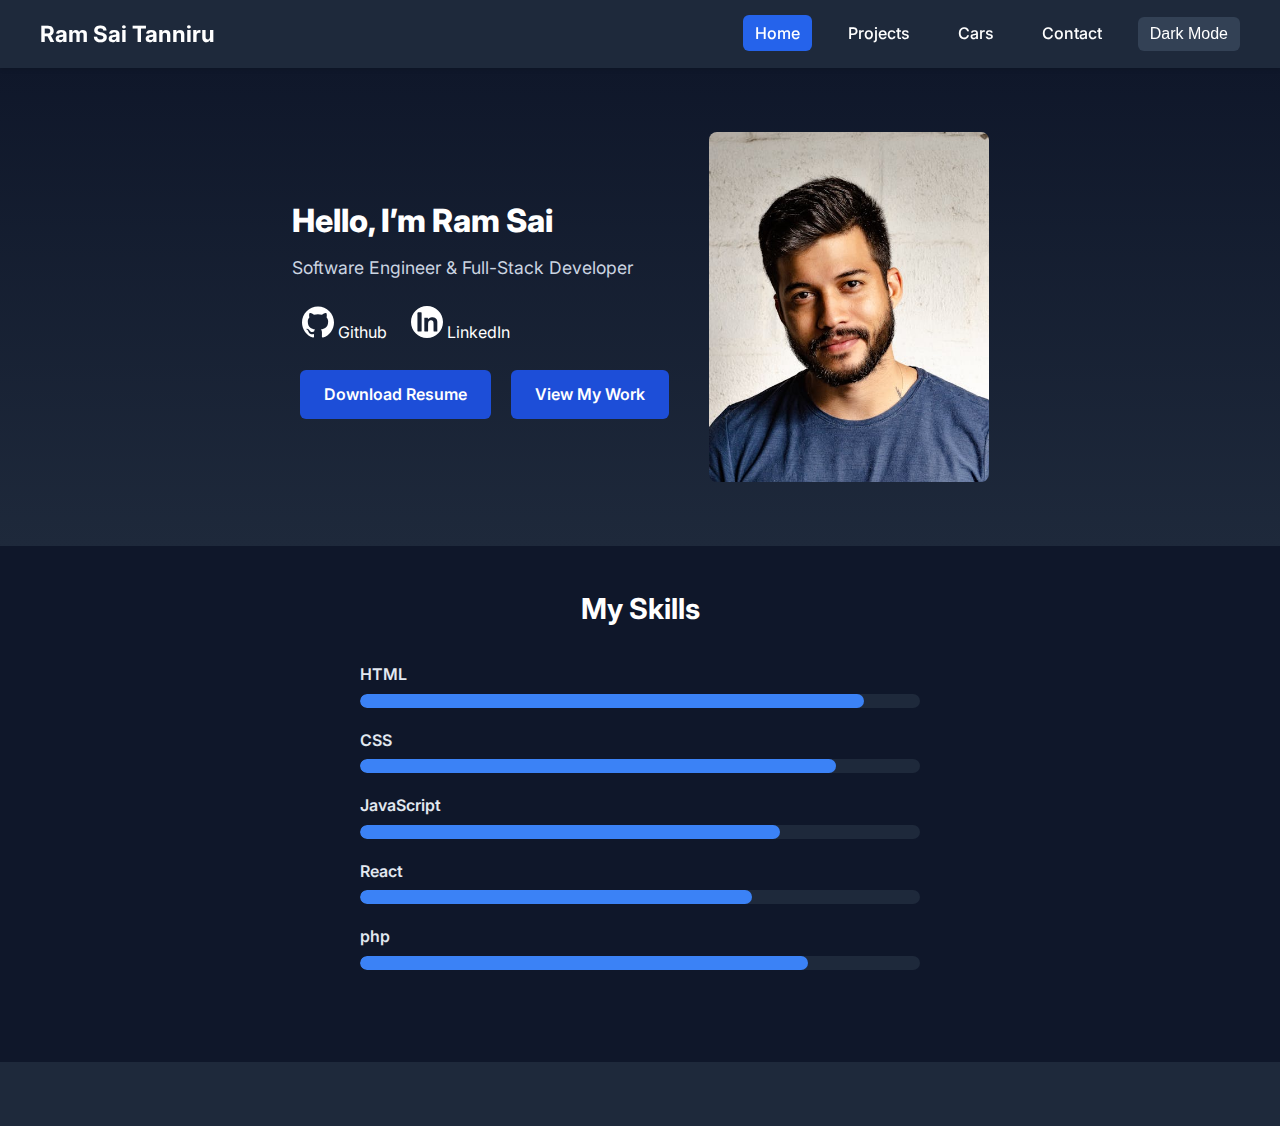
<file: public_html/index.html>
<!DOCTYPE html>
<html lang="en">
<head>
  <meta charset="UTF-8" />
  <meta name="viewport" content="width=device-width, initial-scale=1.0" />
  <title>Ram Sai Tanniru | Portfolio</title>
  <link rel="stylesheet" href="https://fonts.googleapis.com/css2?family=Inter:wght@400;600;800&display=swap" />
  <link rel="stylesheet" href="css/main.css" />
  <script src="js/script.js" defer></script>
</head>
<body>
  <header class="sticky-header">
    <div class="container header-flex">
      <h1 class="site-title">Ram Sai Tanniru</h1>
      <nav>
        <ul class="nav-links">
          <li><a href="index.html" class="active">Home</a></li>
          <li><a href="labs.html">Projects</a></li>
          <li><a href="fav.html">Cars</a></li>
          <li><a href="contact.html">Contact</a></li>
          <li><button id="darkModeToggle">🌓</button></li>
        </ul>
      </nav>
    </div>
  </header>

  <main class="hero-section">
    <div class="hero-content">
      <h2>Hello, I’m Ram Sai</h2>
      <p>Software Engineer & Full-Stack Developer</p>

      <div class="social-links">
        <a href="https://github.com/tram20000" target="_blank" aria-label="GitHub">
          <img src="images/github.svg" alt="GitHub icon" />
          <span>Github</span>
        </a>
        <a href="https://www.linkedin.com/in/ram-sai-tanniru-b1229ba2/" target="_blank" aria-label="LinkedIn">
          <img src="images/logmein.svg" alt="LinkedIn icon" />
          <span>LinkedIn</span>
        </a>
      </div>

      <a href="Tanniru Ram_sai.pdf" class="btn" download>Download Resume</a>
      <a href="labs.html" class="btn">View My Work</a>
    </div>

    <img src="images/profile2.jpg" alt="Ram Sai" class="profile-img" />
  </main>

  <section class="skills-section">
    <h2>My Skills</h2>
    <div class="skill">
      <span>HTML</span>
      <div class="skill-bar"><div class="skill-fill" data-level="90%"></div></div>
    </div>
    <div class="skill">
      <span>CSS</span>
      <div class="skill-bar"><div class="skill-fill" data-level="85%"></div></div>
    </div>
    <div class="skill">
      <span>JavaScript</span>
      <div class="skill-bar"><div class="skill-fill" data-level="75%"></div></div>
    </div>
    <div class="skill">
      <span>React</span>
      <div class="skill-bar"><div class="skill-fill" data-level="70%"></div></div>
    </div>
    <div class="skill"> 
      <span>php</span>
      <div class="skill-bar"><div class="skill-fill" data-level="80%"></div></div>
    </div>
  </section>

  <footer>
    <p></p>
  </footer>
</body>
</html>
</file>
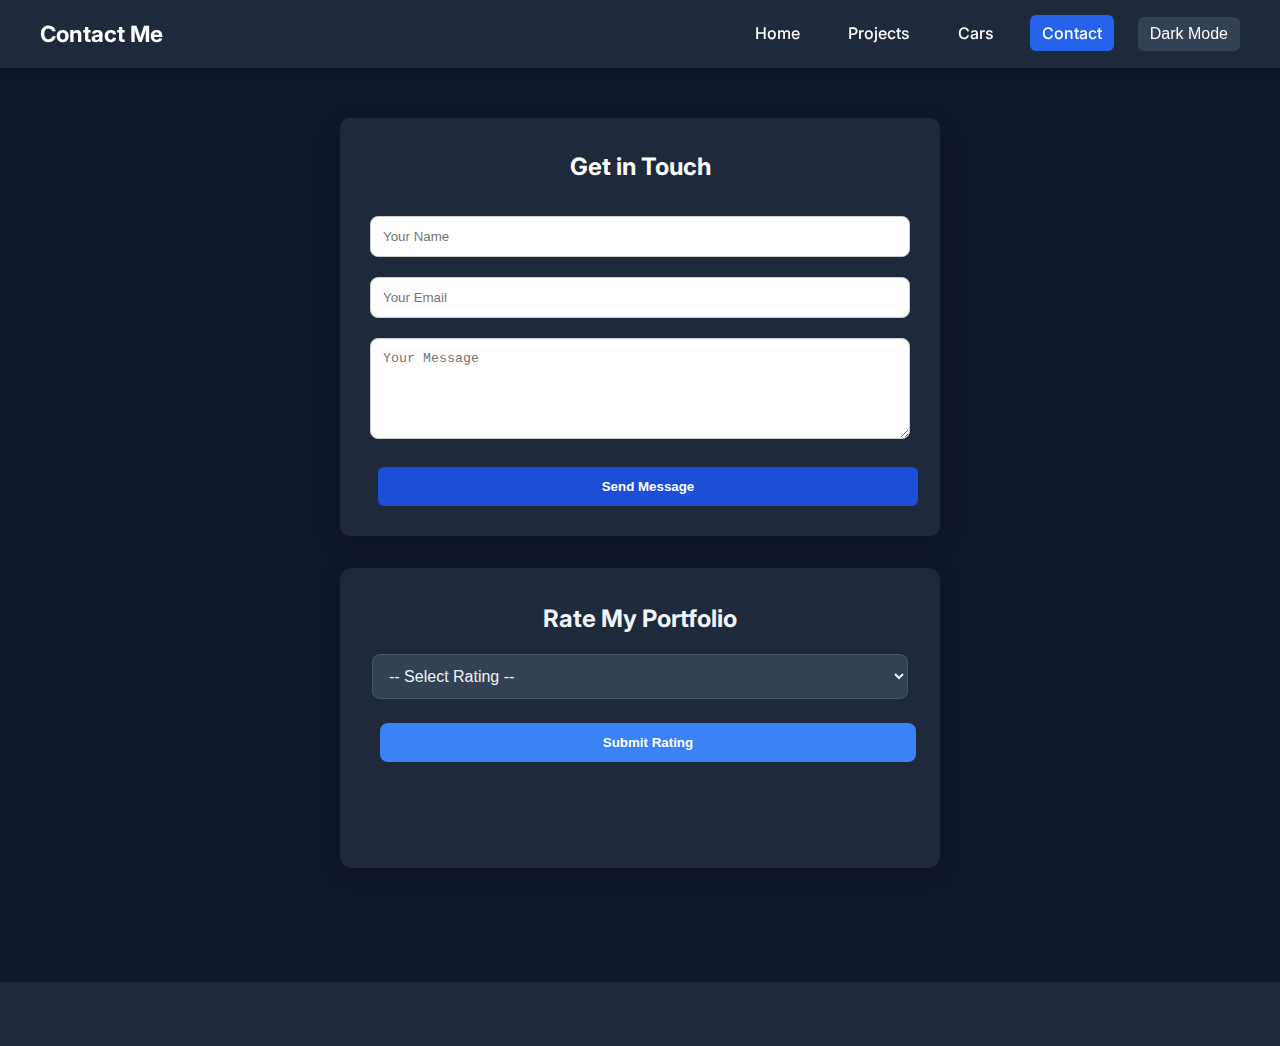
<file: public_html/contact.html>
<!DOCTYPE html>
<html lang="en">
<head>
  <meta charset="UTF-8" />
  <meta name="viewport" content="width=device-width, initial-scale=1.0" />
  <title>Contact | Ram Sai</title>
  <link rel="stylesheet" href="https://fonts.googleapis.com/css2?family=Inter:wght@400;600;800&display=swap" />
  <link rel="stylesheet" href="css/main.css" />
  <script src="js/script.js" defer></script>
</head>
<body>
  <header class="sticky-header">
    <div class="container header-flex">
      <h1 class="site-title">Contact Me</h1>
      <nav>
        <ul class="nav-links">
          <li><a href="index.html">Home</a></li>
          <li><a href="labs.html">Projects</a></li>
          <li><a href="fav.html">Cars</a></li>
          <li><a href="contact.html" class="active">Contact</a></li>
          <li><button id="darkModeToggle">🌓</button></li>
        </ul>
      </nav>
    </div>
  </header>

  <main class="contact-form-section">
    <form action="php/contact.php" method="POST" class="contact-form" id="contactForm">
      <h2>Get in Touch</h2>

      <p id="confirmationMessage" style="color: green; font-weight: bold; display: none;">
        ✅ Message sent successfully!
      </p>

      <input type="text" id="name" name="name" placeholder="Your Name" required />
      <input type="email" id="email" name="email" placeholder="Your Email" required />
      <textarea id="message" name="message" rows="5" placeholder="Your Message" required></textarea>
      <button type="submit" class="btn">Send Message</button>
    </form>
    

<section class="rating-section">
  <h2>Rate My Portfolio</h2>
  <form action="php/contact.php" method="POST">
    <select name="rating" required>
      <option value="">-- Select Rating --</option>
      <option value="5">5</option>
      <option value="4">4</option>
      <option value="3">3</option>
      <option value="2">2</option>
      <option value="1">1</option>
    </select>
    <button type="submit" class="btn">Submit Rating</button>
  </form>

  <div class="rating-summary">
    <iframe src="php/contact.php?summary=rating" style="border: none; width: 100%; height: 50px;"></iframe>
  </div>
</section>

  </main>

  <footer>
    <p></p>
  </footer>
</body>
</html>
</file>
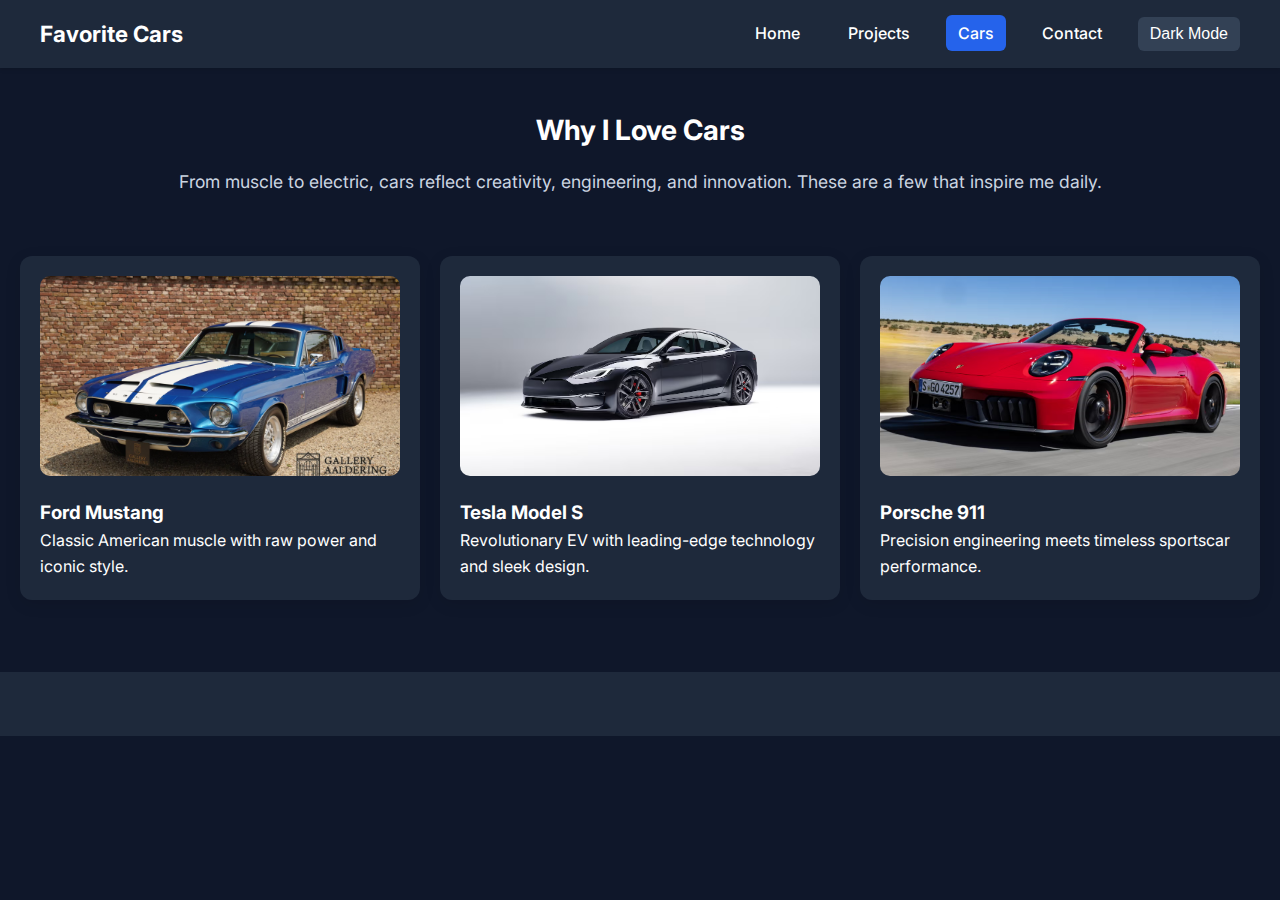
<file: public_html/fav.html>
<!DOCTYPE html>
<html lang="en">
<head>
  <meta charset="UTF-8" />
  <meta name="viewport" content="width=device-width, initial-scale=1.0" />
  <title>Favorite Cars</title>
  <link rel="stylesheet" href="https://fonts.googleapis.com/css2?family=Inter:wght@400;600;800&display=swap" />
  <link rel="stylesheet" href="css/main.css" />
  <script src="js/script.js" defer></script>
</head>
<body>
  <header class="sticky-header">
    <div class="container header-flex">
      <h1 class="site-title">Favorite Cars</h1>
      <nav>
        <ul class="nav-links">
          <li><a href="index.html">Home</a></li>
          <li><a href="labs.html">Projects</a></li>
          <li><a href="fav.html" class="active">Cars</a></li>
          <li><a href="contact.html">Contact</a></li>
          <li><button id="darkModeToggle">🌓</button></li>
        </ul>
      </nav>
    </div>
  </header>

  <section class="fav-intro">
    <h2>Why I Love Cars</h2>
    <p>From muscle to electric, cars reflect creativity, engineering, and innovation. These are a few that inspire me daily.</p>
  </section>

  <section class="favorite-cars">
    <div class="car-grid">
      <div class="car-item">
        <img src="images/car2.jpg" alt="Ford Mustang" class="car-image" />
        <h3>Ford Mustang</h3>
        <p>Classic American muscle with raw power and iconic style.</p>
      </div>
      <div class="car-item">
        <img src="images/car3.jpg" alt="Tesla Model S" class="car-image" />
        <h3>Tesla Model S</h3>
        <p>Revolutionary EV with leading-edge technology and sleek design.</p>
      </div>
      <div class="car-item">
        <img src="images/car4.jpg" alt="Porsche 911" class="car-image" />
        <h3>Porsche 911</h3>
        <p>Precision engineering meets timeless sportscar performance.</p>
      </div>
    </div>
  </section>

  <footer>
    <p></p>
  </footer>
</body>
</html>
</file>
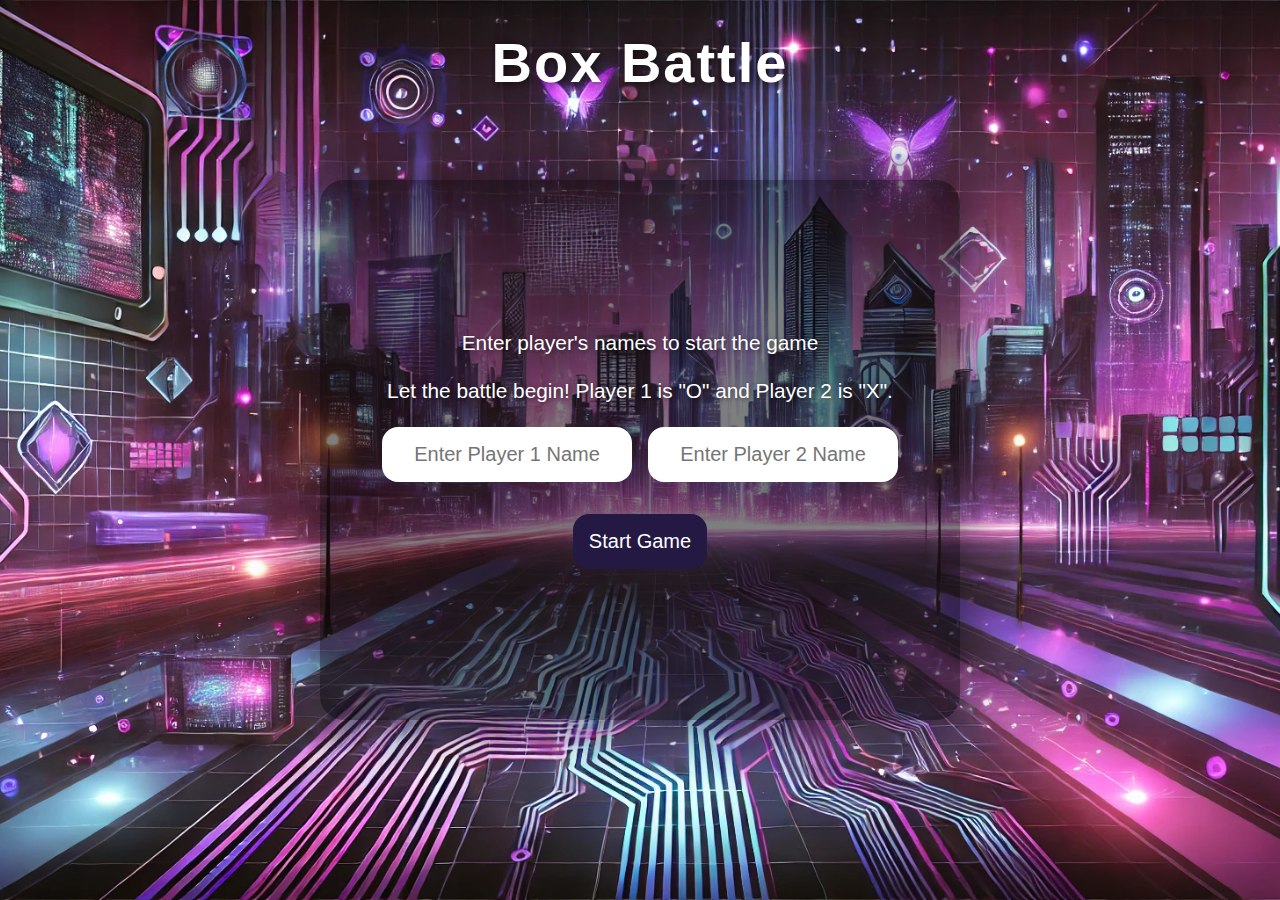
<file: public_html/front_page.html>
<!DOCTYPE html>
<html lang="en">
<head>
  <meta charset="UTF-8" />
  <meta name="viewport" content="width=device-width, initial-scale=1.0"/>
  <title>Box Battle</title>
  <link rel="stylesheet" href="css/file.css" />
</head>
<body>

  <h1 class="main-title">Box Battle</h1>

  <div class="landing-page">
    <div class="content">
        <p class="instruction-text">Enter player's names to start the game</p>
        <p class="instruction-text">Let the battle begin! Player 1 is "O" and Player 2 is "X".</p>
      <div class="player-inputs">
        <input type="text" id="player1" placeholder="Enter Player 1 Name" required />
        <input type="text" id="player2" placeholder="Enter Player 2 Name" required />
      </div>
      <button id="start-btn">Start Game</button>
    </div>
  </div>

  <script src="js/file.js"></script>
</body>
</html>
</file>
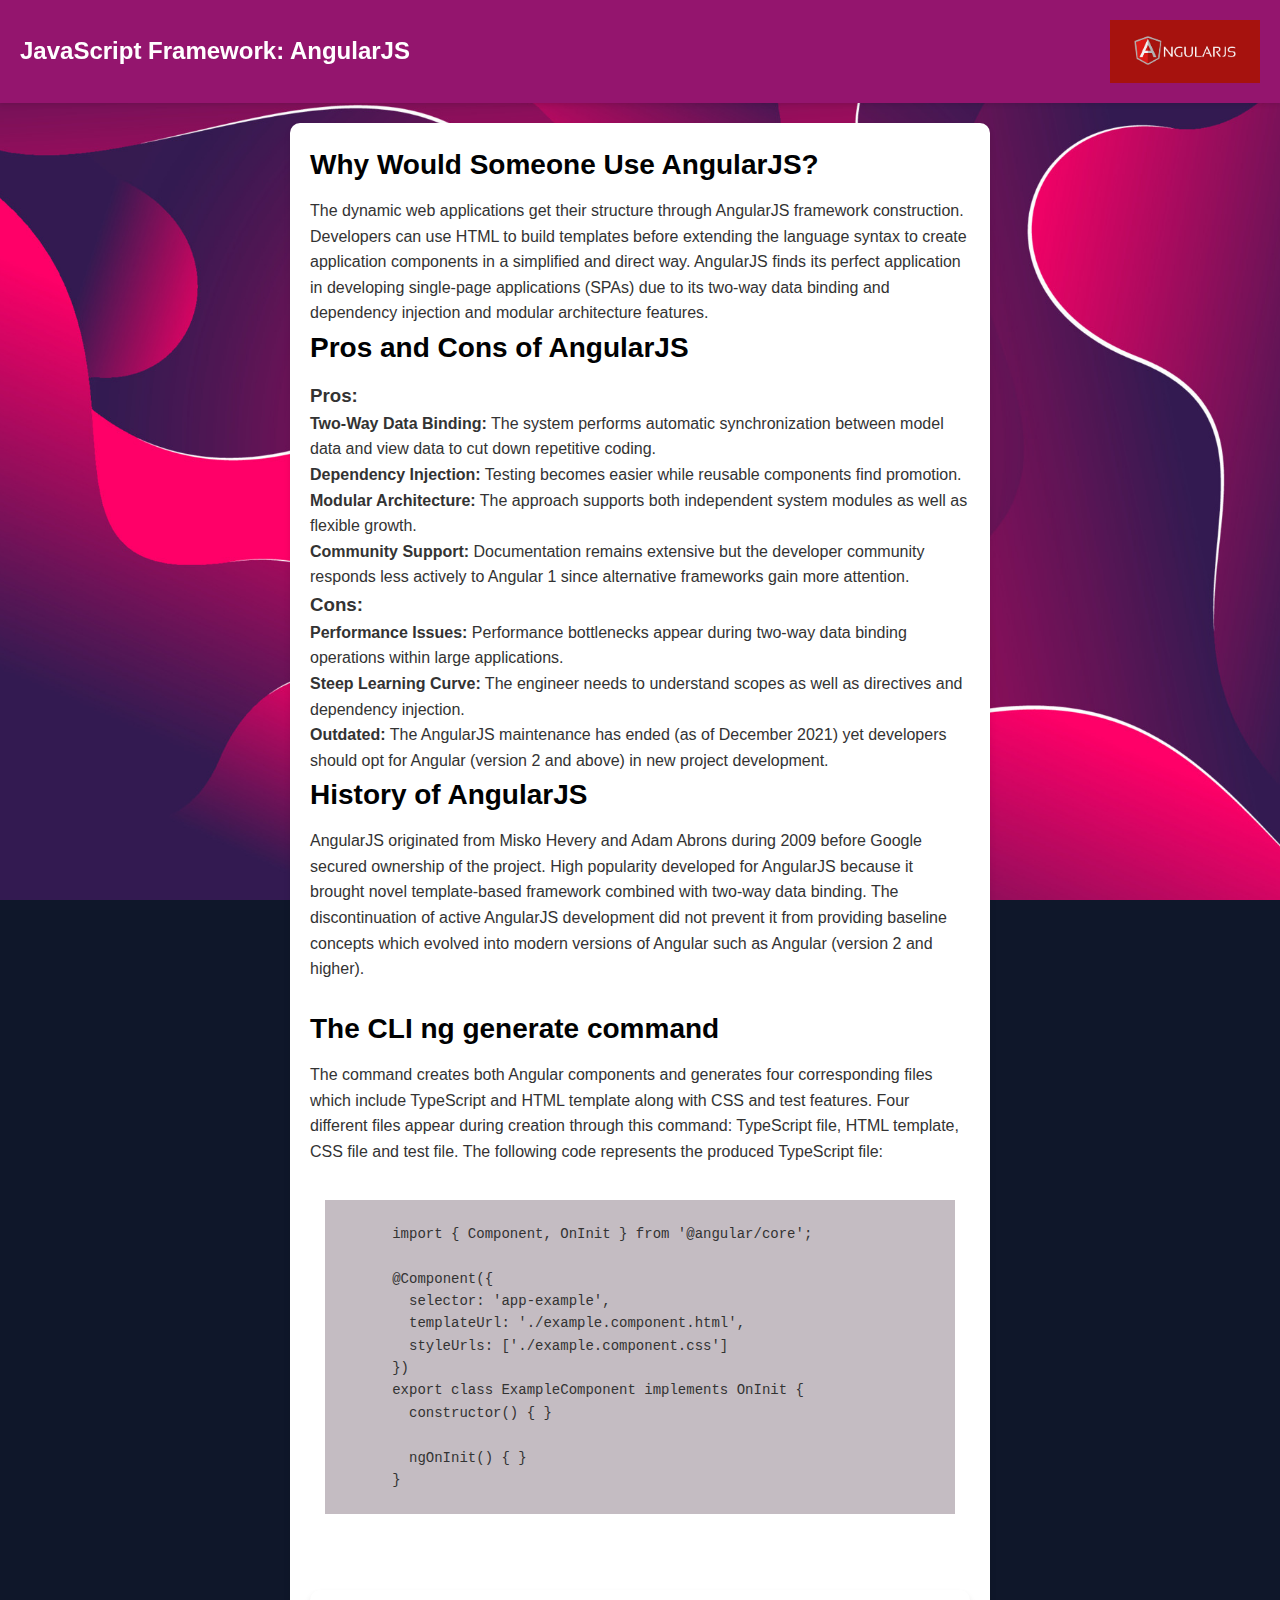
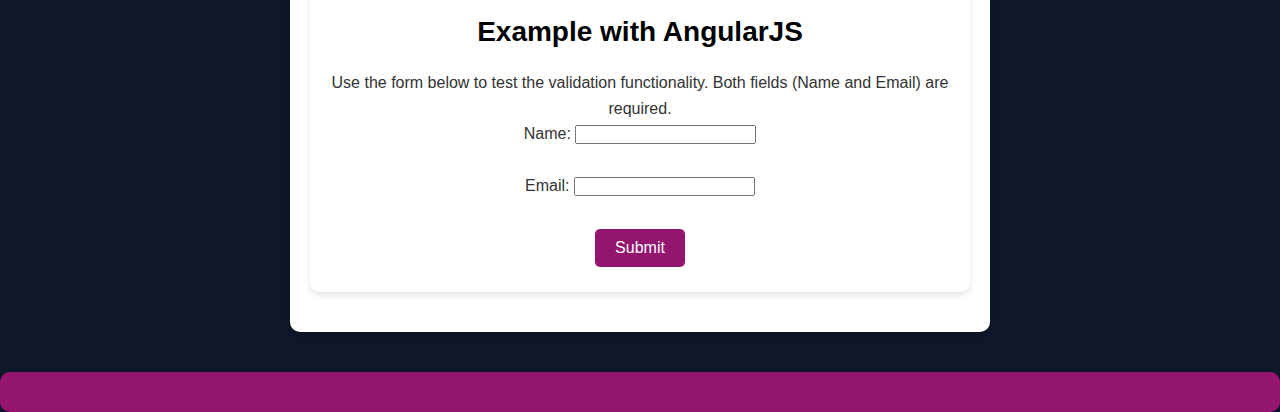
<file: public_html/lab2.html>
<!DOCTYPE html>
<html lang="en">
<head>
    <meta charset="UTF-8">
    <meta name="viewport" content="width=device-width, initial-scale=1.0">
    <title>Lab II</title>
    <link rel="stylesheet" href="css/main.css">
    <script src="js/script.js"></script>
</head>
<body class="back-img">
    <header class="lab2-header">
        <h1 id="main-title">JavaScript Framework: AngularJS </h1>
        <img src="images/AngularJs.jpg" alt="AngularJS Logo" class="logo">
    </header>

    <main class="lab2-main">

        <section class="angularjs">
            <h2>Why Would Someone Use AngularJS?</h2>
            <p>
                The dynamic web applications get their structure through AngularJS 
                framework construction. Developers can use HTML to build templates 
                before extending the language syntax to create application components 
                in a simplified and direct way. AngularJS finds its perfect application
                in developing single-page applications (SPAs) due to its two-way data binding
                and dependency injection and modular architecture features.
            </p>
        </section>
    
        <section class="pros-cons">
            <h2>Pros and Cons of AngularJS</h2>
            <div class="lab2-pros">
                <h3>Pros:</h3>
                
                    <p><strong>Two-Way Data Binding:</strong> The system performs automatic synchronization between model data and view data to cut down repetitive coding.</p>
                    <p><strong>Dependency Injection:</strong> Testing becomes easier while reusable components find promotion.</p>
                    <p><strong>Modular Architecture:</strong> The approach supports both independent system modules as well as flexible growth.</p>
                    <p><strong>Community Support:</strong> Documentation remains extensive but the developer community responds less actively to 
                        Angular 1 since alternative frameworks gain more attention.</p>
                
            </div>
            <div class="lab2-cons">
                <h3>Cons:</h3>
                
                    <p><strong>Performance Issues:</strong> Performance bottlenecks appear during two-way data binding operations within large applications.</p>
                    <p><strong>Steep Learning Curve:</strong> The engineer needs to understand scopes as well as directives and dependency injection.</p>
                    <p><strong>Outdated:</strong> The AngularJS maintenance has ended (as of December 2021) yet developers should opt for Angular
                         (version 2 and above) in new project development.</p>
                
            </div>
        </section>
    
        <section class="history">
            <h2>History of AngularJS</h2>
            <p>
                AngularJS originated from Misko Hevery and Adam Abrons 
                during 2009 before Google secured ownership of the project. 
                High popularity developed for AngularJS because it brought novel template-based 
                framework combined with two-way data binding. The discontinuation of active AngularJS 
                development did not prevent it from providing baseline concepts which evolved into modern 
                versions of Angular such as Angular (version 2 and higher).
            </p>
        </section>
        <br>
        <section class="example-component">
            <h2>The CLI ng generate command</h2>
                <p>The command creates both Angular components and generates four corresponding files which include TypeScript and HTML template along with CSS and test features. 
                    Four different files appear during creation through this command: TypeScript file, HTML template, CSS file and test file. 
                    The following code represents the produced TypeScript file:</p>
            <pre class="code-block">
        <code>
        import { Component, OnInit } from '@angular/core';
        
        @Component({
          selector: 'app-example',
          templateUrl: './example.component.html',
          styleUrls: ['./example.component.css']
        })
        export class ExampleComponent implements OnInit {
          constructor() { }
        
          ngOnInit() { }
        }
        </code>
            </pre>
        </section>
        <section class="form-validation">
            <h2>Example with AngularJS</h2>
            <p>Use the form below to test the validation functionality. Both fields (Name and Email) are required.</p>
            <form id="myForm">
                <label for="name">Name:</label>
                <input type="text" id="name" required>
                <br><br>
                <label for="email">Email:</label>
                <input type="email" id="email" required>
                <br><br>
                <button type="submit">Submit</button>
            </form> 
            <p id="message"></p>
        </section>
    </main>

    <footer class="lab2-footer">

    </footer>

</body>
</html>
</file>
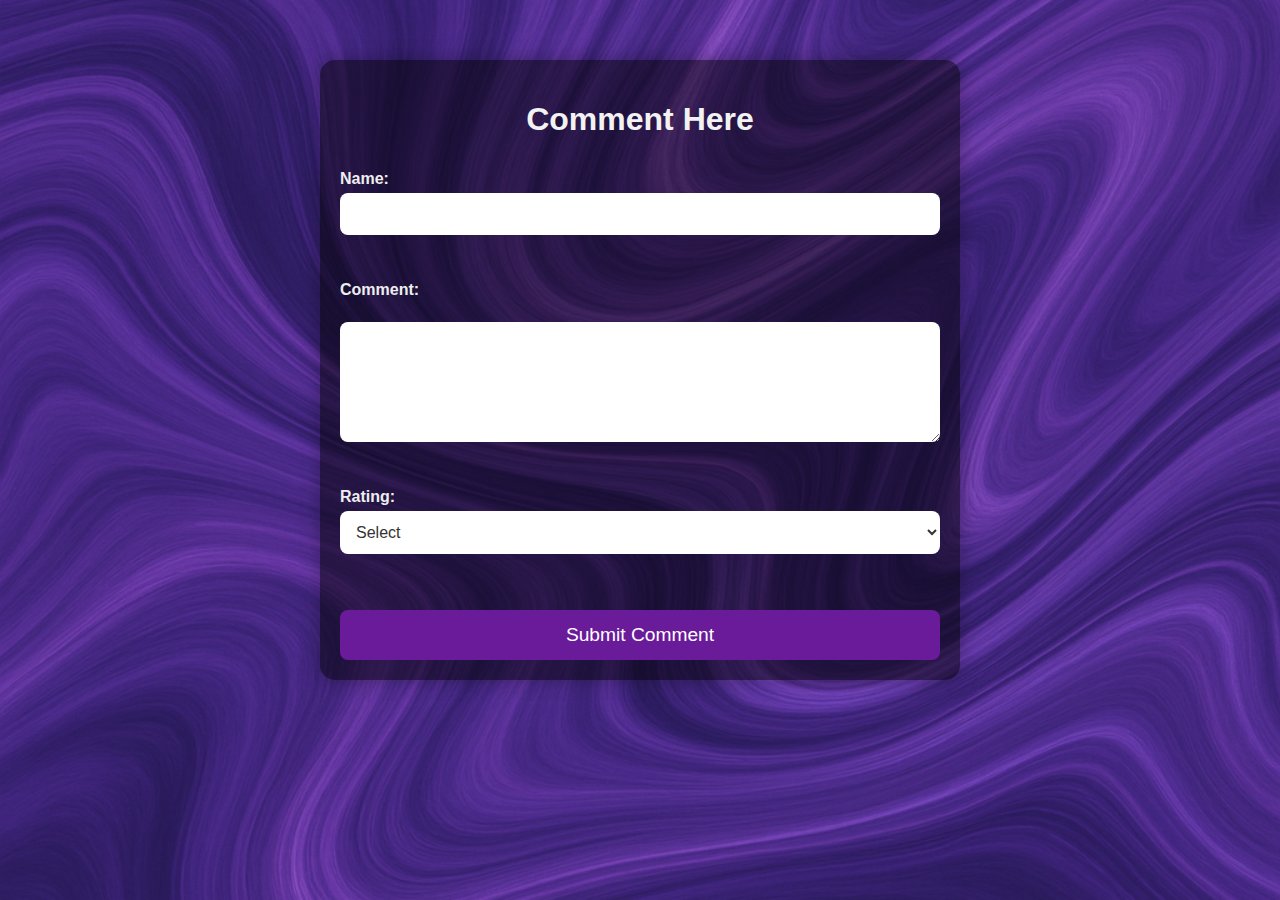
<file: public_html/lab3.html>
<!DOCTYPE html>
<html lang="en">
<head>
    <meta charset="UTF-8">
    <title>User Page</title>
    <meta name="viewport" content="width=device-width, initial-scale=1.0">
    <link rel="stylesheet" href="css/lab3.css">
    <script src="js/lab3.js" defer></script>
</head>
<body>
    <div class="container">
        <h1>Comment Here</h1>

        <form name="commentForm" action="php/code.php" method="POST" class="comment-form">
            <label>Name:</label>
            <input type="text" name="name" required><br><br>

            <label>Comment:</label><br>
            <textarea id="comment" name="comment" rows="4" required></textarea><br><br>

            <label>Rating:</label>
            <select name="rating" required>
                <option value="">Select</option>
                <option value="1">1</option>
                <option value="2">2</option>
                <option value="3">3</option>
                <option value="4">4</option>
                <option value="5">5</option>
            </select><br><br>

            <input type="submit" value="Submit Comment">
        </form>      
    </div>
</body>
</html>
</file>
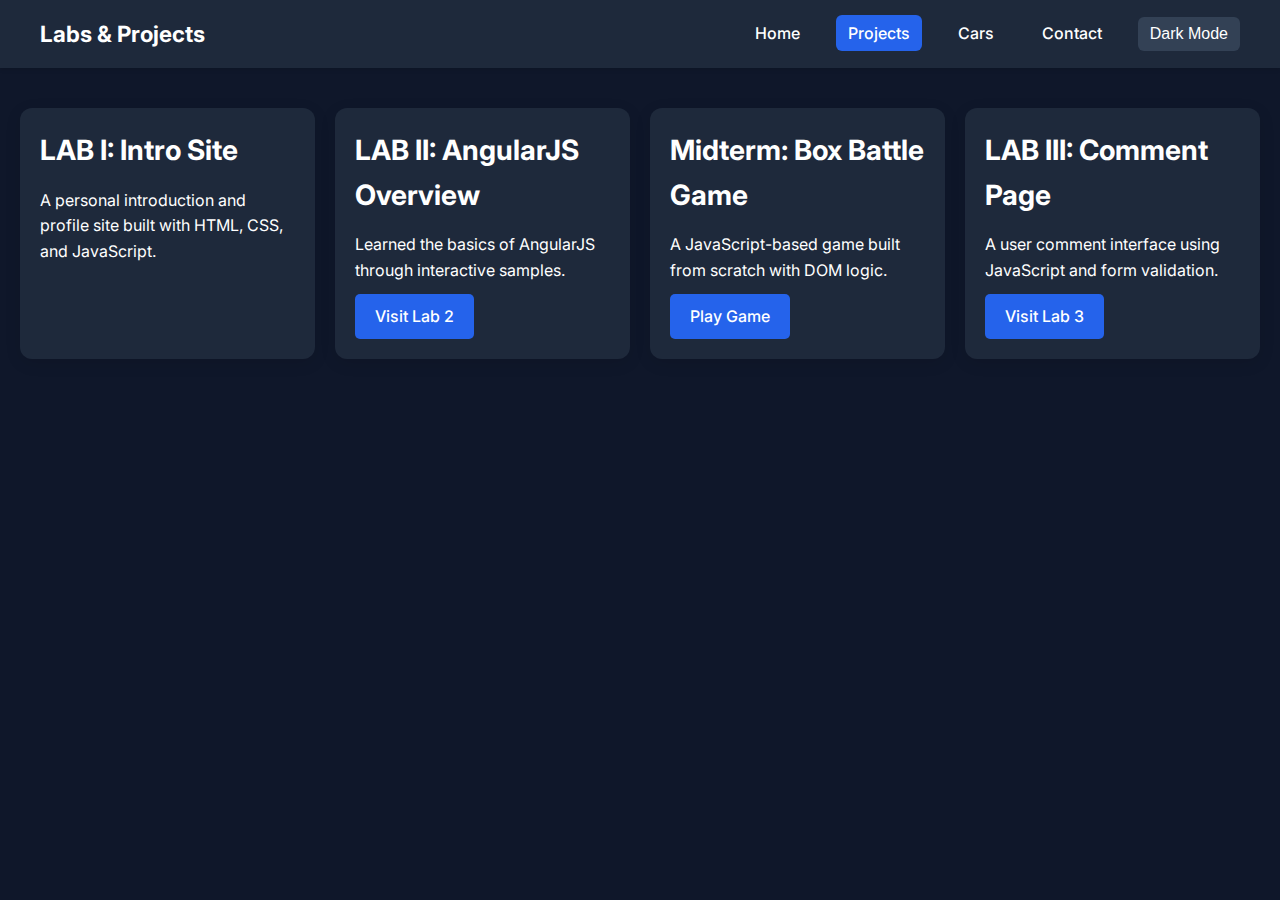
<file: public_html/labs.html>
<!DOCTYPE html>
<html lang="en">
<head>
  <meta charset="UTF-8" />
  <meta name="viewport" content="width=device-width, initial-scale=1.0" />
  <title>Labs & Projects</title>
  <link rel="stylesheet" href="https://fonts.googleapis.com/css2?family=Inter:wght@400;600;800&display=swap" />
  <link rel="stylesheet" href="css/main.css" />
  <script src="js/script.js" defer></script>
</head>
<body>
  <header class="sticky-header">
    <div class="container header-flex">
      <h1 class="site-title">Labs & Projects</h1>
      <nav>
        <ul class="nav-links">
          <li><a href="index.html">Home</a></li>
          <li><a href="labs.html" class="active">Projects</a></li>
          <li><a href="fav.html">Cars</a></li>
          <li><a href="contact.html">Contact</a></li>
          <li><button id="darkModeToggle">🌓</button></li>
        </ul>
      </nav>
    </div>
  </header>

  <main>
    <section class="lab-grid">
      <div class="grid-item">
        <h2>LAB I: Intro Site</h2>
        <p>A personal introduction and profile site built with HTML, CSS, and JavaScript.</p>
      </div>
      <div class="grid-item">
        <h2>LAB II: AngularJS Overview</h2>
        <p>Learned the basics of AngularJS through interactive samples.</p>
        <a href="lab2.html" class="button-link" target="_blank">Visit Lab 2</a>
      </div>
      <div class="grid-item">
        <h2>Midterm: Box Battle Game</h2>
        <p>A JavaScript-based game built from scratch with DOM logic.</p>
        <a href="front_page.html" class="button-link" target="_blank">Play Game</a>
      </div>
      <div class="grid-item">
        <h2>LAB III: Comment Page</h2>
        <p>A user comment interface using JavaScript and form validation.</p>
        <a href="lab3.html" class="button-link" target="_blank">Visit Lab 3</a>
      </div>
    </section>
  </main>


</body>
</html>
</file>
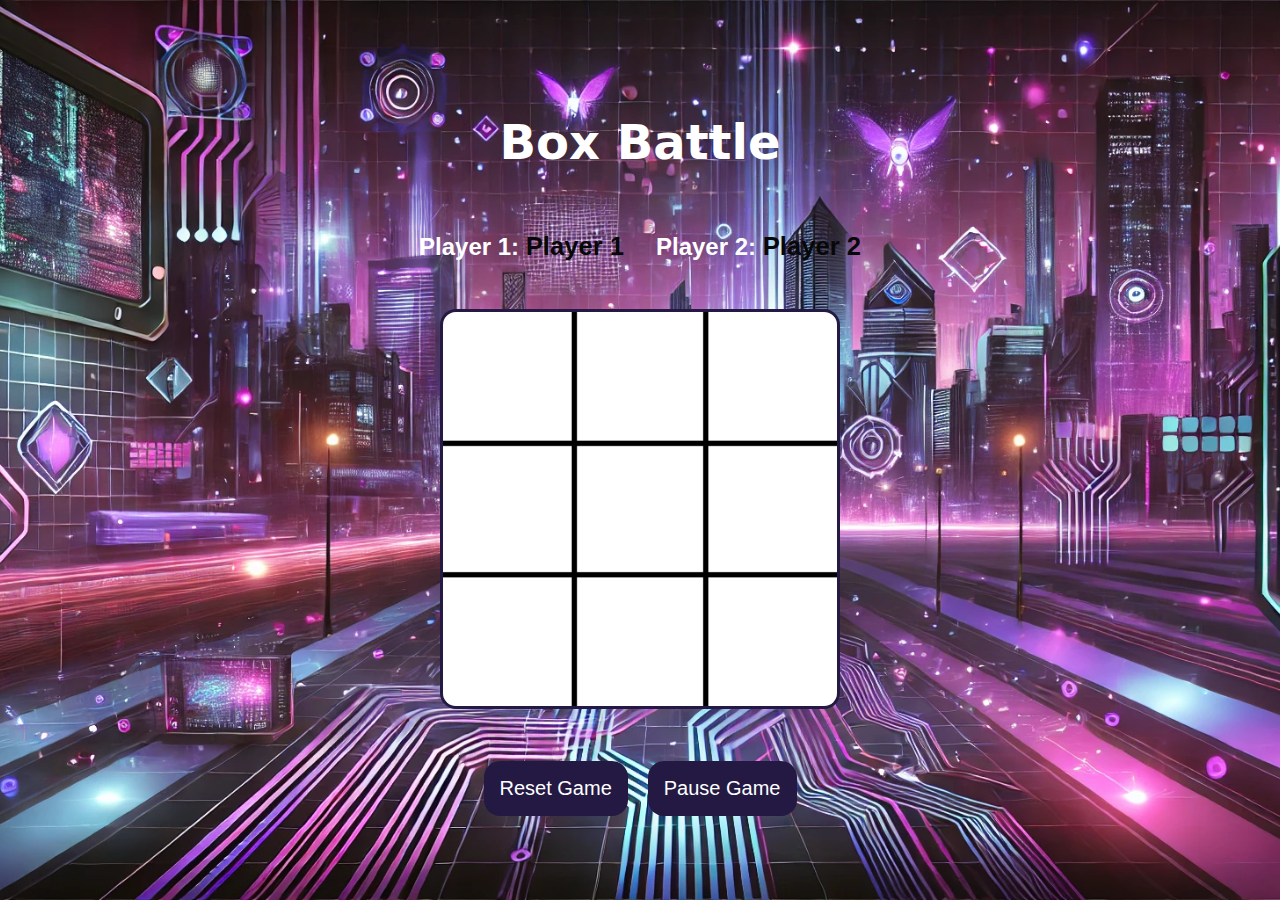
<file: public_html/Midterm.html>
<!DOCTYPE html>
<html lang="en">

<head>
    <meta charset="UTF-8">
    <meta name="viewport" content="width=device-width, initial-scale=1.0">
    <title>Box Battle</title>
    <link rel="stylesheet" href="css/file.css"/>
</head>

<body>
    <main>
        <div class="msg-container hide">
            <p id="msg">Winner</p>
            <button id="new-btn">New Game</button>
        </div>

        <div class="container">
            <h1 id="hd">Box Battle</h1>
            <div id="players">
                <p><strong>Player 1:</strong> <span id="name1"></span></p>
                <p><strong>Player 2:</strong> <span id="name2"></span></p>
              </div>         
            <canvas id="boxbattleCanvas" width="300" height="300"></canvas>
            <div class="button-container">
              <button id="reset-btn">Reset Game</button>
              <button id="pause-btn">Pause Game</button>
            </div>
          </div>
    </main>

    <script src="js/file.js"></script>
</body>

</html>
</file>
<file: public_html/css/main.css>
* {
  margin: 0;
  padding: 0;
  box-sizing: border-box;
}

body {
  font-family: 'Inter', sans-serif;
  background: #0f172a;
  color: #ffffff;
  line-height: 1.6;
}

a {
  text-decoration: none;
  color: inherit;
}

header {
  background-color: #1e293b;
  padding: 1rem 2rem;
  position: sticky;
  top: 0;
  z-index: 999;
  box-shadow: 0 2px 4px rgba(0, 0, 0, 0.1);
}

.header-flex {
  display: flex;
  justify-content: space-between;
  align-items: center;
  flex-wrap: wrap;
  max-width: 1200px;
  margin: auto;
}

.site-title {
  font-size: 1.4rem;
  font-weight: 700;
}

.nav-links {
  display: flex;
  gap: 1.5rem;
  list-style: none;
  align-items: center;
  flex-wrap: wrap;
}

.nav-links a {
  color: #ffffff;
  font-weight: 500;
  padding: 0.5rem 0.75rem;
  border-radius: 0.375rem;
  transition: background 0.3s;
}

.nav-links a:hover {
  background-color: #334155;
}

.nav-links a.active {
  background-color: #2563eb;
  color: white;
}

#darkModeToggle {
  background-color: #334155;
  color: white;
  border: none;
  padding: 0.5rem 0.75rem;
  border-radius: 0.375rem;
  cursor: pointer;
  font-size: 1rem;
}

#darkModeToggle:hover {
  background-color: #475569;
}

main.hero-section {
  display: flex;
  justify-content: center;
  align-items: center;
  flex-direction: column;
  padding: 4rem 2rem;
  gap: 2rem;
  background: linear-gradient(to bottom, #0f172a, #1e293b);
  text-align: center;
}

.hero-content h2 {
  font-size: 2rem;
  margin-bottom: 0.5rem;
  font-weight: 800;
}

.hero-content p {
  font-size: 1.1rem;
  margin-bottom: 1.5rem;
  color: #cbd5e1;
}

.btn {
  background-color: #1d4ed8;
  color: white;
  padding: 0.75rem 1.5rem;
  border: none;
  border-radius: 0.375rem;
  font-weight: 600;
  cursor: pointer;
  transition: background-color 0.3s ease;
  margin: 0.5rem 0.5rem 0;
  display: inline-block;
}

.btn:hover {
  background-color: #2563eb;
}

.profile-img {
  width: 100%;
  max-width: 280px;
  height: auto;
  border-radius: 0.5rem;
}

.social-links {
  margin: 1rem 0;
}

.social-links a {
  margin: 0 10px;
  display: inline-block;
}

.social-links img {
  width: 32px;
  height: 32px;
  filter: brightness(0) invert(1);
  transition: transform 0.3s ease;
}

.social-links img:hover {
  transform: scale(1.1);
}

.skills-section {
  padding: 40px 20px;
  background: #0f172a;
  max-width: 600px;
  margin: auto;
}

.skills-section h2 {
  text-align: center;
  margin-bottom: 30px;
  font-size: 1.8rem;
}

.skill {
  margin: 20px 0;
}

.skill span {
  display: inline-block;
  margin-bottom: 6px;
  font-weight: 600;
  color: #e2e8f0;
}

.skill-bar {
  background: #1e293b;
  border-radius: 999px;
  overflow: hidden;
  height: 14px;
  width: 100%;
}

.skill-fill {
  background: #3b82f6;
  height: 100%;
  width: 0;
  border-radius: 999px;
  transition: width 1s ease-in-out;
}

.lab-grid,
.car-grid {
  display: grid;
  grid-template-columns: repeat(auto-fit, minmax(280px, 1fr));
  gap: 20px;
  padding: 40px 20px;
}

.grid-item,
.car-item {
  background: #1e293b;
  border-radius: 12px;
  box-shadow: 0 4px 16px rgba(0, 0, 0, 0.1);
  padding: 20px;
  transition: transform 0.3s ease;
}

.grid-item:hover,
.car-item:hover {
  transform: translateY(-5px);
}

.car-image {
  width: 100%;
  height: 200px;
  object-fit: cover;
  border-radius: 10px;
  margin-bottom: 15px;
}

section h2 {
  font-size: 1.75rem;
  margin-bottom: 15px;
}

.button-link {
  display: inline-block;
  background-color: #2563eb;
  color: white;
  padding: 10px 20px;
  margin-top: 10px;
  text-decoration: none;
  border-radius: 5px;
  font-weight: 500;
  transition: background-color 0.3s ease;
}

.button-link:hover {
  background-color: #1e40af;
}

.fav-intro {
  padding: 40px 20px 20px;
  text-align: center;
  background: #0f172a;
}

.fav-intro p {
  font-size: 1.1rem;
  color: #cbd5e1;
}

.contact-form-section {
  padding: 50px 20px;
}

.contact-form {
  background: #1e293b;
  padding: 30px;
  border-radius: 10px;
  box-shadow: 0 8px 24px rgba(0, 0, 0, 0.15);
  max-width: 600px;
  margin: auto;
  color: #ffffff;
}

.contact-form h2 {
  text-align: center;
  margin-bottom: 20px;
}

.contact-form input,
.contact-form textarea {
  width: 100%;
  padding: 12px;
  margin: 10px 0;
  border: 1px solid #ccc;
  border-radius: 8px;
  background: #ffffff;
  color: #000;
}

.contact-form button.btn {
  width: 100%;
  margin-top: 10px;
}

#formMessage {
  margin-top: 10px;
  font-weight: bold;
  text-align: center;
}

footer {
  text-align: center;
  padding: 2rem;
  background-color: #1e293b;
  font-size: 0.9rem;
  color: #94a3b8;
  margin-top: 2rem;
}
.rating-section {
  background-color: #1e293b;
  padding: 2rem;
  border-radius: 12px;
  max-width: 600px;
  margin: 2rem auto;
  box-shadow: 0 4px 20px rgba(0, 0, 0, 0.15);
}

.rating-section h2 {
  color: #f1f5f9;
  font-size: 1.5rem;
  margin-bottom: 1rem;
  text-align: center;
}

.rating-section select {
  width: 100%;
  padding: 12px;
  border-radius: 8px;
  font-size: 1rem;
  background-color: #334155;
  color: #f1f5f9;
  border: 1px solid #475569;
  margin-bottom: 1rem;
}

.rating-section select:focus {
  outline: none;
  border-color: #3b82f6;
  box-shadow: 0 0 0 3px rgba(59, 130, 246, 0.3);
}

.rating-section button.btn {
  width: 100%;
  background-color: #3b82f6;
  color: white;
  font-weight: 600;
  padding: 12px;
  border: none;
  border-radius: 8px;
  cursor: pointer;
  transition: background-color 0.3s ease;
}

.rating-section button.btn:hover {
  background-color: #2563eb;
}

.rating-summary {
  text-align: center;
  margin-top: 1rem;
  font-size: 1.1rem;
  color: #cbd5e1;
}

@media (min-width: 768px) {
  main.hero-section {
    flex-direction: row;
    text-align: left;
  }

  .hero-content {
    max-width: 400px;
  }
}

.dark-mode {
  background: #121212;
  color: #e0e0e0;
}

.dark-mode header,
.dark-mode footer,
.dark-mode .grid-item,
.dark-mode .car-item,
.dark-mode .contact-form {
  background-color: #111827;
}

.dark-mode .btn,
.dark-mode .button-link {
  background-color: #3b82f6;
}

.dark-mode .btn:hover,
.dark-mode .button-link:hover {
  background-color: #2563eb;
}

.dark-mode input,
.dark-mode textarea {
  background: #1f2937;
  color: #e5e7eb;
  border-color: #374151;
}

.lab2-header {
    background-color: #94156e;
    color: white;
    padding: 20px;
    display: flex;
    align-items: center; 
    justify-content: space-between; 
}

#main-title {
    font-size: 24px;
    margin: 0;
    flex: 1;
}

.lab2-header img.logo {
    width: 150px; 
    height: auto;
    margin-left: 10px; 
}

.lab2-main {
    max-width: 700px;
    margin: 20px auto;
    padding: 20px;
    background-color: white;
    border-radius: 10px;
    box-shadow: 0 4px 6px rgba(0, 0, 0, 0.1);
}

.lab2-main h2 {
    color: #000102;
    margin-bottom: 10px;
}

.lab2-main ul {
    list-style-type: disc;
    padding-left: 20px;
    margin-bottom: 20px;
}



.lab2-footer {
    text-align: center;
    padding: 20px;
    background-color: #94156e; 
    color: white;
    margin-top: 40px;
    border-radius: 10px;
}


.back-img {
    font-family: Arial, sans-serif;
    margin: 0;
    padding: 0;
    line-height: 1.6;
    background-image: url('../images/background.jpg');
    background-size: cover; 
    background-position: center; 
    background-attachment: fixed;
    color: #333;
}

.code-block {
    padding: 15px;
    border-radius: 5px;
    overflow-x: auto;
}

.code-block code {
    background-color: #c4bcc2 ;
    display: block; 
    font-size: 14px;
    color: #333;
    white-space: pre-wrap;
}


.form-validation {
    max-width: 700px;
    margin: 20px auto;
    padding: 20px;
    background-color: white;
    border-radius: 10px;
    box-shadow: 0 4px 6px rgba(0, 0, 0, 0.1);
    text-align: center;
}

.form-validation h2 {
    color: #000102;
    margin-bottom: 15px;
}

.form-validation h3 {
    font-size: 1.5rem;
    margin-bottom: 15px;
    color: #333;
}

.form-validation button {
    background-color: #94156e;
    color: white;
    border: none;
    padding: 10px 20px;
    margin: 5px;
    font-size: 1rem;
    cursor: pointer;
    border-radius: 5px;
    transition: 0.3s;
}

.form-validation button:hover {
    background-color: #6f0f52;
}

@media (max-width: 768px) {
    .lab2-header {
        flex-direction: column;
        text-align: center;
    }

    .lab2-header img.logo {
        margin: 10px 0; 
    }

    #main-title {
        font-size: 20px;
    }

    .lab2-main {
        max-width: 95%;
    }

    .form-validation button {
        width: 100%;
        margin-bottom: 10px;
    }
}
</file>
<file: public_html/css/file.css>
* {
    margin: 0;
    padding: 0;
    box-sizing: border-box;
  }
  
  body {
    font-family: Arial, sans-serif;
    background-color: #5e548e;
    background-image: url('../images/file.jpg');
    background-size: cover;
    background-position: center;
    background-attachment: fixed;
    display: flex;
    justify-content: center;
    align-items: center;
    min-height: 100vh;
    flex-direction: column;
  }
  

  .main-title {
    position: absolute;
    top: 30px;
    width: 100%;
    text-align: center;
    font-family: 'Segoe UI', Tahoma, Geneva, Verdana, sans-serif;
    font-size: 3.5rem;
    color: #ffffff;
    letter-spacing: 2px;
    text-shadow: 2px 2px 8px rgba(0, 0, 0, 0.6);
  }
  

  .landing-page {
    display: flex;
    justify-content: center;
    align-items: center;
    text-align: center;
    width: 50vw;             
    height: 60vh;           
    flex-direction: column;
    background-color: rgba(0, 0, 0, 0.5);
    border-radius: 1.5rem;    
    box-shadow: 0 0 60px rgba(0, 0, 0, 0.6); 
    padding: 2rem;
  }
  .content {
    display: flex;
    flex-direction: column;
    align-items: center;
    justify-content: center;
  }
  

  .player-inputs {
    display: flex;
    gap: 1rem;
    justify-content: center;
    flex-wrap: wrap; 
    margin-bottom: 1rem;
  }

  #players {
    display: flex;
    justify-content: center;
    align-items: center;
    gap: 2rem;
    margin-bottom: 1rem;
    color: #fff;
    font-size: 1.5rem;
    font-weight: bold;
    text-align: center;
    flex-wrap: wrap; 
  }

  #players span {
    color:#080808; 
    font-size: 1.6rem;
  }
  
  input[type="text"] {
    padding: 1rem;
    font-size: 1.25rem;
    border: none;
    border-radius: 1rem;
    width: 250px;
    text-align: center;
  }
  .instruction-text {
    color: #fff;
    font-size: 1.3rem;
    margin-bottom: 1.5rem;
    font-family: 'Segoe UI', Tahoma, Geneva, Verdana, sans-serif;
    text-shadow: 1px 1px 4px rgba(0, 0, 0, 0.5);
  }
  

  #start-btn {
    padding: 1rem;
    font-size: 1.25rem;
    background-color: #231942;
    border-radius: 1rem;
    border: none;
    color: #fff;
    cursor: pointer;
    transition: background-color 0.3s ease, transform 0.2s ease;
    margin-top: 1rem;
  }
  
  #start-btn:hover {
    background-color: #5e548e;
    transform: scale(1.05);
  }
  
  #start-btn:focus {
    outline: none;
  }
  

  #hd {
    margin: 30px;
    font-size: 3rem;
    color: #fff;
    font-family: system-ui, -apple-system, BlinkMacSystemFont, 'Segoe UI', Roboto, Oxygen, Ubuntu, Cantarell, 'Open Sans', 'Helvetica Neue', sans-serif;
  }
  
  .container {
    height: 70vh;
    display: flex;
    flex-direction: column;
    justify-content: center;
    align-items: center;
    gap: 2rem;
  }
  
  #boxbattleCanvas {
    border: 3px solid #231942;
    border-radius: 1rem;
    width: 100%;
    max-width: 400px;
    height: auto;
    aspect-ratio: 1;
  }
  
  .button-container {
    display: flex;
    justify-content: center;
    gap: 20px;
    margin-top: 20px;
  }

  #reset-btn, #pause-btn, #new-btn {
    padding: 1rem;
    font-size: 1.25rem;
    background-color: #231942;
    border-radius: 1rem;
    border: none;
    color: #fff;
    cursor: pointer;
    transition: background-color 0.3s ease, transform 0.2s ease;
  }
  
  #reset-btn:hover, #pause-btn:hover, #new-btn:hover {
    background-color: #5e548e;
    transform: scale(1.05);
  }
  
  #reset-btn:focus, #pause-btn:focus, #new-btn:focus {
    outline: none;
  }
  
  #msg {
    color: #080808;
    font-size: 8vh;
    font-family: system-ui, -apple-system, BlinkMacSystemFont, 'Segoe UI', Roboto, Oxygen, Ubuntu, Cantarell, 'Open Sans', 'Helvetica Neue', sans-serif;
  }
  
  .msg-container {
    position: fixed;
    top: 50%;
    left: 50%;
    transform: translate(-50%, -50%);
    background: rgba(0, 0, 0, 0.8);
    padding: 3rem;
    border-radius: 1.5rem;
    text-align: center;
    display: flex;
    flex-direction: column;
    gap: 2rem;
    z-index: 999;
  }
  
  #msg {
    color: #fff;
    font-size: 3rem;
    font-weight: bold;
  }
  
  .hide {
    display: none;
  }
  

  @media (max-width: 768px) {
    body {
      padding: 1rem;
      flex-direction: column;
    }
  
    .main-title {
      font-size: 2.5rem;
      top: 10px;
    }
  
    .container,
    .landing-page {
      padding: 1rem;
      width: 100%;
      height: auto;
      gap: 1rem;
    }
  
    #players,
    #current-turn,
    #symbol-info {
      font-size: 1rem;
      flex-direction: column;
      text-align: center;
    }
  
    #boxbattleCanvas {
      width: 90vmin;
      height: 90vmin;
    }
  
    .button-container {
      flex-direction: column;
      gap: 1rem;
    }
  
    #start-btn,
    #reset-btn,
    #pause-btn,
    #new-btn,
    input[type="text"] {
      width: 100%;
      font-size: 1rem;
      padding: 1rem;
    }
  
    .msg-container {
      width: 90%;
      padding: 2rem;
      font-size: 1.5rem;
    }
  
    #msg {
      font-size: 2rem;
    }
  }
</file>
<file: public_html/css/lab3.css>
body {
    margin: 0;
    padding: 0;
    font-family: 'Segoe UI', sans-serif;
    background: url('../images/image1.png') no-repeat center center fixed;
    background-size: cover;
    background-attachment: fixed;
    background-position: center;
    background-repeat: no-repeat;
    background-color: #5e2e91;
    color: #fff;
  }
  
  .container {
    max-width: 600px;
    margin: 60px auto;
    padding: 20px;
    background-color: rgba(0, 0, 0, 0.5);
    border-radius: 15px;
    box-shadow: 0 0 20px rgba(0,0,0,0.3);
  }

  h1, h2 {
    text-align: center;
    font-size: 2em;
    color: #f2f2f2;
  }
  

  .comment-form {
    margin-top: 20px;
    display: flex;
    flex-direction: column;
  }
  
  .comment-form label {
    margin-top: 10px;
    font-weight: bold;
    color: #eee;
  }
  .comment-form input[type="text"],
  .comment-form textarea,
  .comment-form select {
    width: 100%;
    padding: 12px;
    margin-top: 5px;
    font-size: 1em;
    border-radius: 8px;
    border: none;
    background-color: #fff;
    color: #333;
    box-sizing: border-box;
  }
  
 
  .comment-form textarea {
    resize: vertical;
    min-height: 120px;
  }
  

  .comment-form input[type="submit"] {
    margin-top: 20px;
    padding: 14px;
    width: 100%;
    background-color: #6a1b9a;
    color: white;
    border: none;
    font-size: 1.2em;
    border-radius: 8px;
    cursor: pointer;
    transition: background-color 0.3s ease;
  }
  


  .comment-form input[type="submit"]:hover {
    background-color: #7e57c2;
  }
  

  #commentsSection {
    margin-top: 20px;
    background-color: rgba(255,255,255,0.1);
    padding: 15px;
    border-radius: 12px;
    color: #fff;
  }
  
  .success-message {
    background-color: #4CAF50;
    color: white;
    padding: 15px;
    margin-bottom: 20px;
    border-radius: 10px;
    text-align: center;
    font-size: 1.1em;
  }

  @media (max-width: 768px) {
    .container {
      margin: 30px 20px;
      padding: 15px;
    }
  
    h1, h2 {
      font-size: 1.6em;
    }
  
    .comment-form input[type="submit"] {
      font-size: 16px;
      padding: 12px;
    }
  
    .comment-form textarea {
      min-height: 100px;
    }
  }
  
  @media (max-width: 480px) {
    h1, h2 {
      font-size: 1.4em;
    }
  
    .comment-form input[type="submit"] {
      font-size: 14px;
      padding: 10px;
    }
  
    .comment-form textarea {
      min-height: 80px;
    }
  }
</file>
